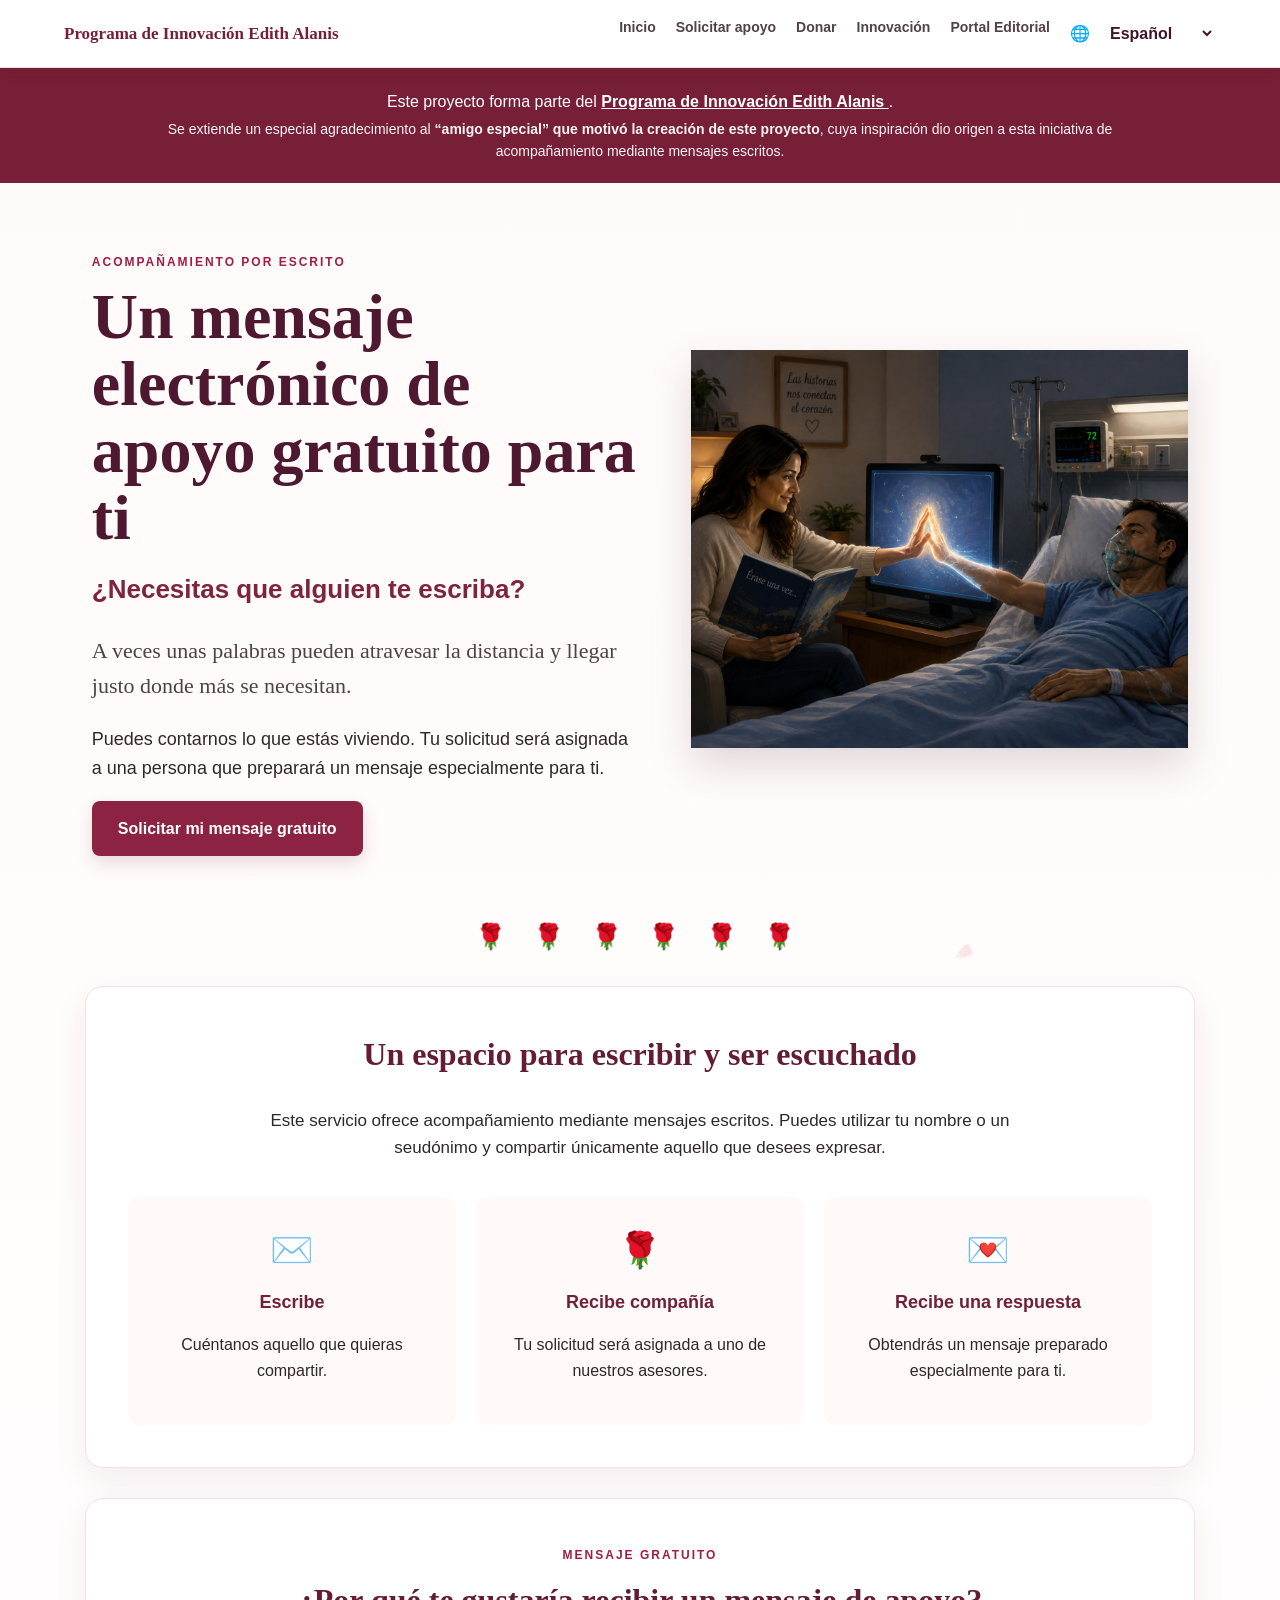
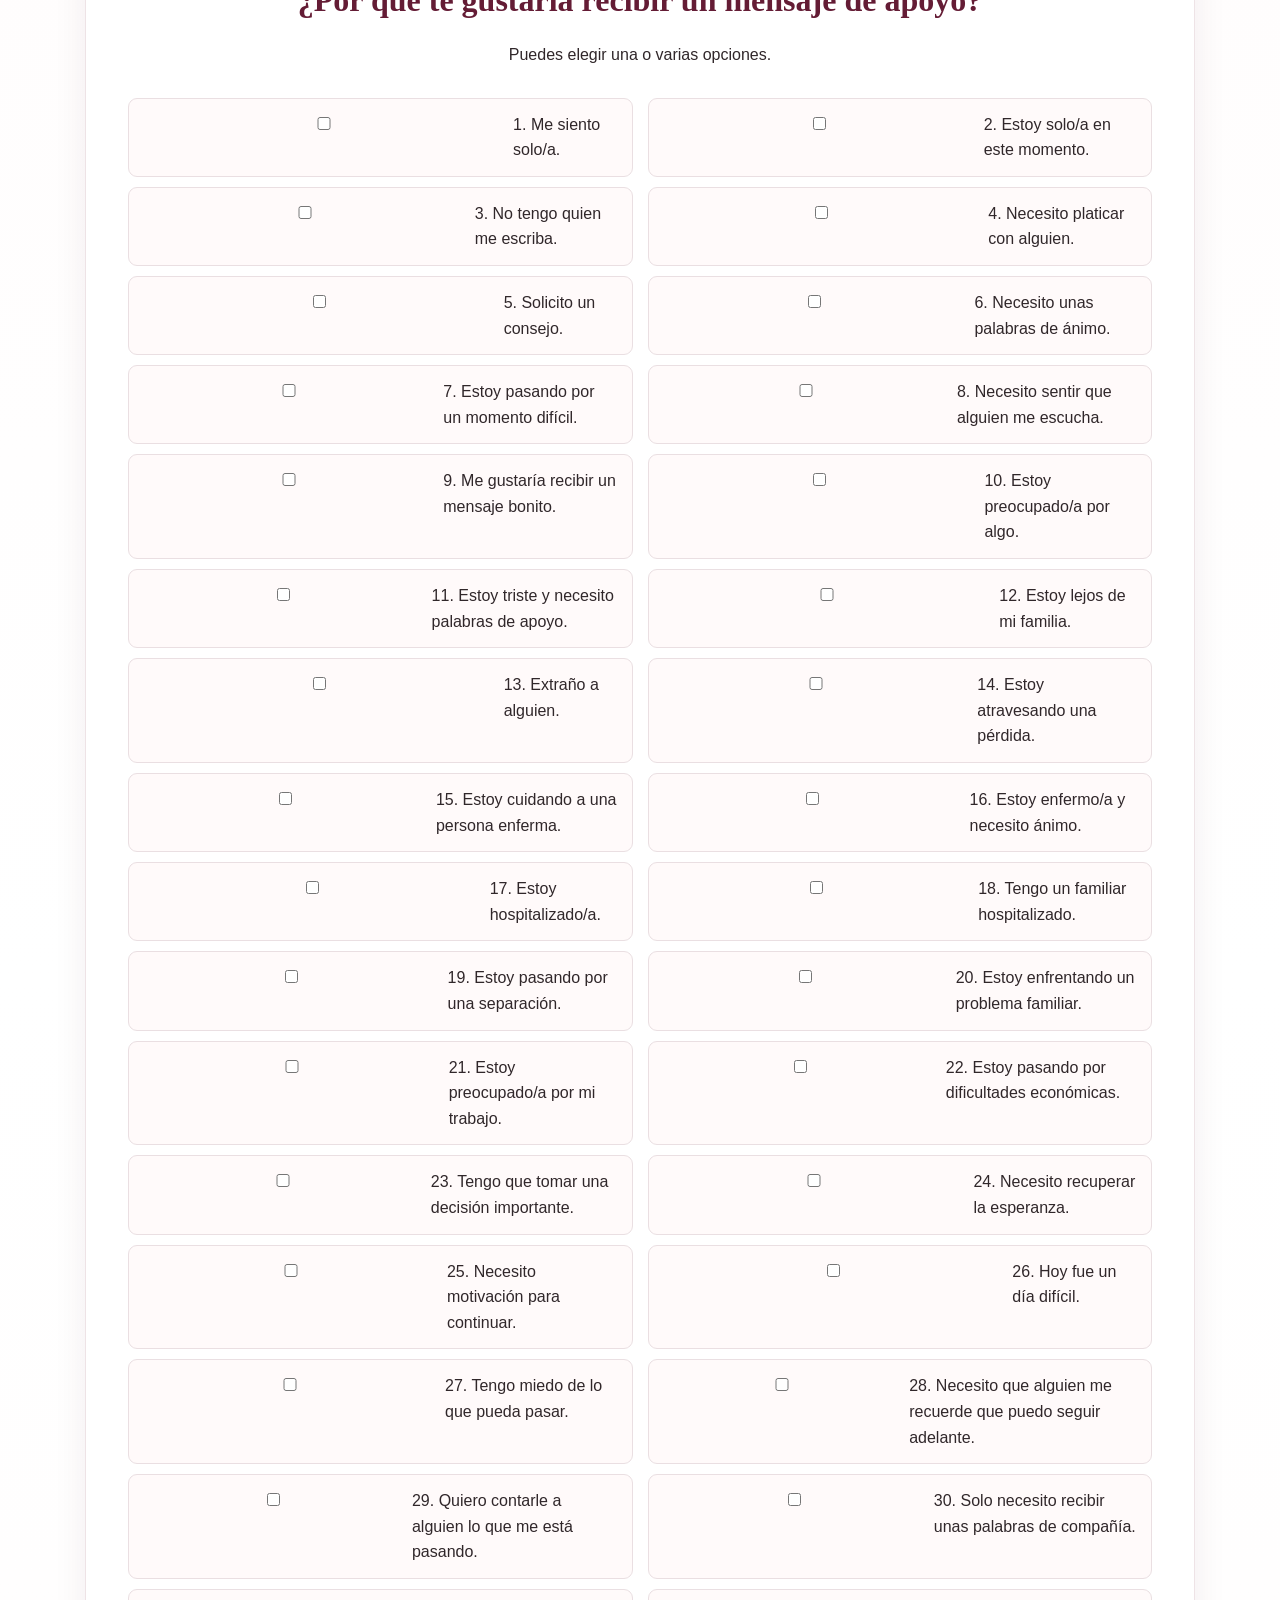
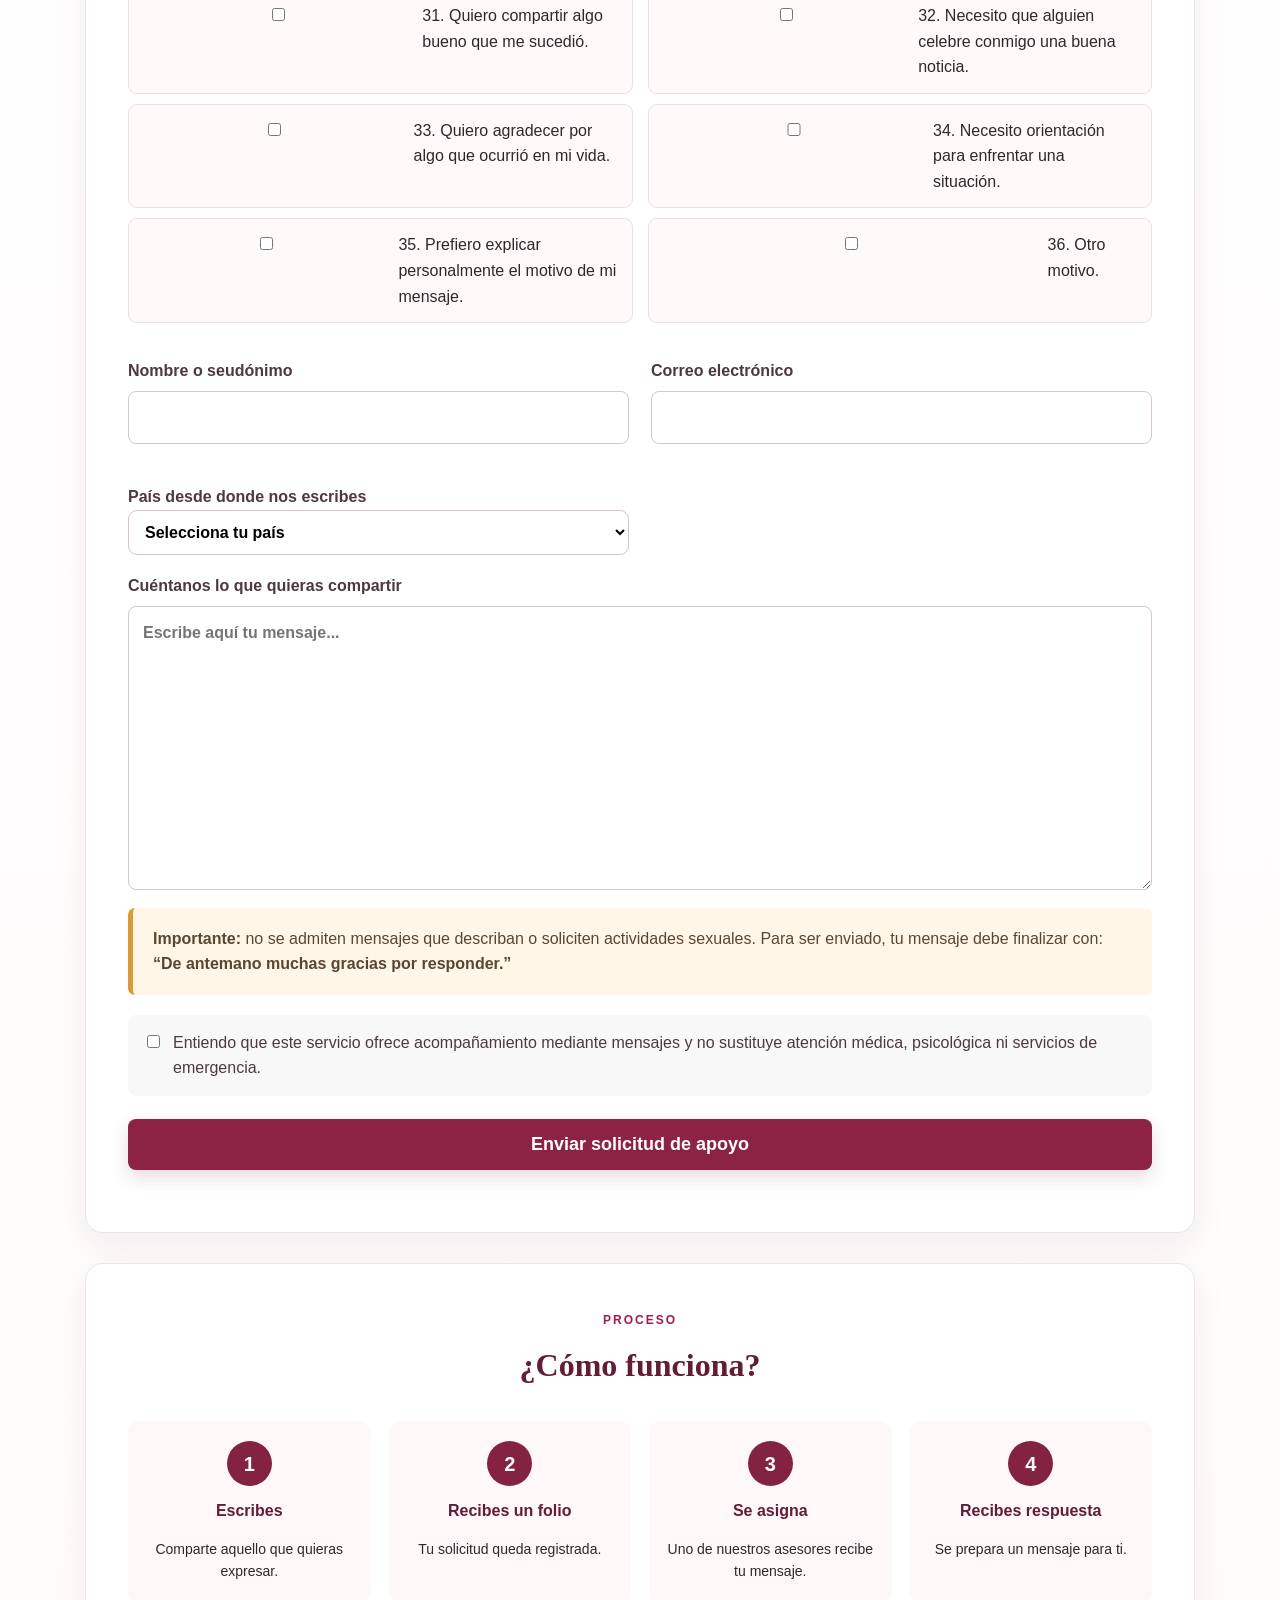
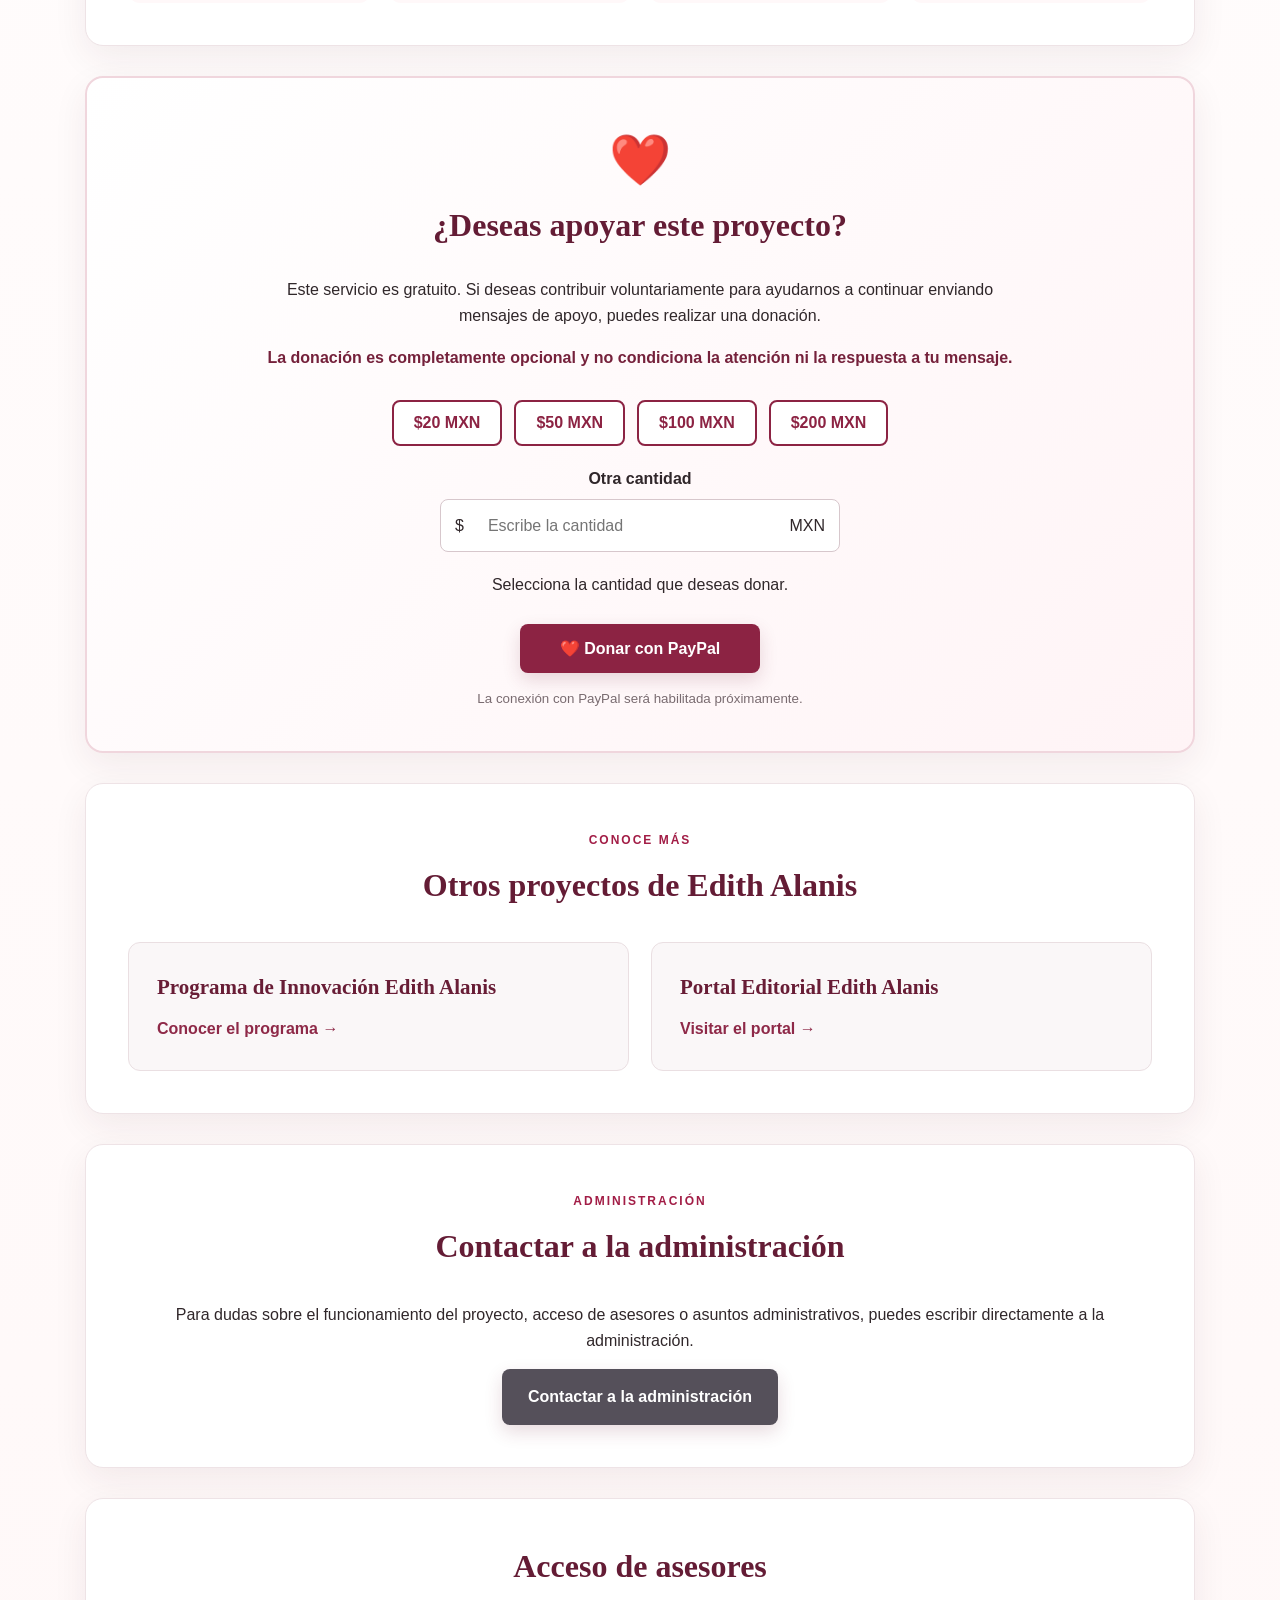
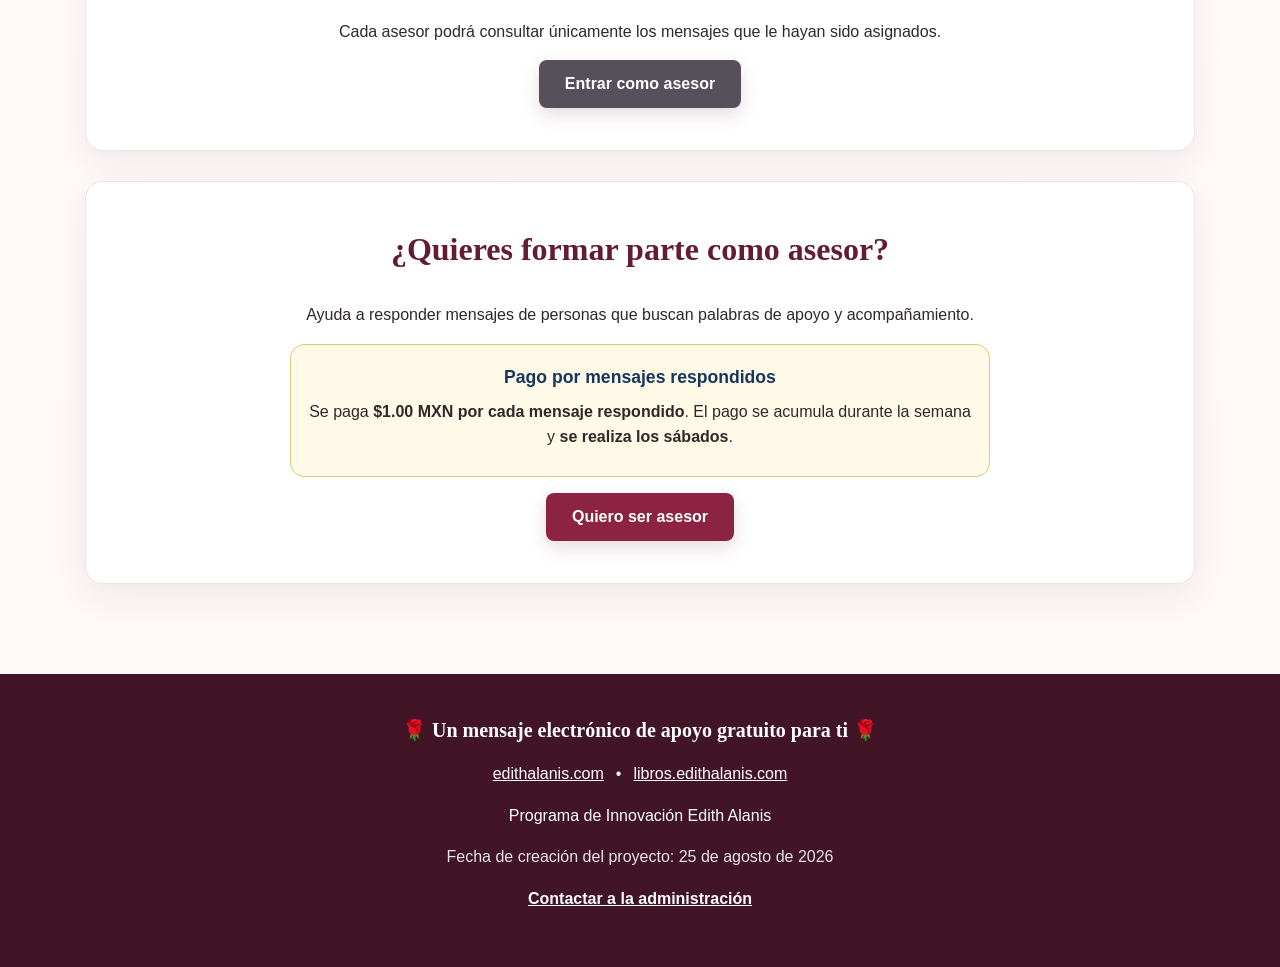
<file: index.html>
<!doctype html>
<html lang="es">
<head>
  <meta charset="utf-8">
  <meta name="viewport" content="width=device-width,initial-scale=1">
  <title>Un mensaje electrónico de apoyo gratuito para ti</title>
  <link rel="stylesheet" href="styles.css">
</head>

<body>

<div id="petalos"></div>

<nav class="topbar">
  <div class="marca">Programa de Innovación Edith Alanis</div>

  <div class="navlinks">
    <a href="#inicio" data-i18n="nav_inicio">Inicio</a>
    <a href="#form" data-i18n="nav_apoyo">Solicitar apoyo</a>
    <a href="#donar" data-i18n="nav_donar">Donar</a>
    <a href="https://edithalanis.com" target="_blank">Innovación</a>
    <a href="https://libros.edithalanis.com" target="_blank">Portal Editorial</a>
    <label class="lang-control" aria-label="Idioma"><span>🌐</span><select id="idioma"><option value="es">Español</option><option value="en">English</option><option value="fr">Français</option><option value="pt">Português</option><option value="it">Italiano</option><option value="de">Deutsch</option></select></label>
  </div>
</nav>

<section class="institucional">
  <p>
    Este proyecto forma parte del
    <a href="https://edithalanis.com" target="_blank">
      Programa de Innovación Edith Alanis
    </a>.
  </p>

  <p class="agradecimiento">
    Se extiende un especial agradecimiento al
    <strong>“amigo especial” que motivó la creación de este proyecto</strong>,
    cuya inspiración dio origen a esta iniciativa de acompañamiento
    mediante mensajes escritos.
  </p>
</section>

<header class="hero" id="inicio">

  <div class="hero-texto">

    <span class="etiqueta" data-i18n="kicker">ACOMPAÑAMIENTO POR ESCRITO</span>

    <h1 data-i18n="titulo">Un mensaje electrónico de apoyo gratuito para ti</h1>

    <h2 data-i18n="subtitulo">¿Necesitas que alguien te escriba?</h2>

    <p class="principal">
      A veces unas palabras pueden atravesar la distancia y llegar
      justo donde más se necesitan.
    </p>

    <p>
      Puedes contarnos lo que estás viviendo. Tu solicitud será
      asignada a una persona que preparará un mensaje especialmente para ti.
    </p>

    <a href="#form" class="btn" data-i18n="cta">Solicitar mi mensaje gratuito</a>

  </div>

  <div class="hero-imagen">
    <img src="imagen_apoyo.png" alt="Mensaje de apoyo">
  </div>

</header>

<main>

  <div class="rosas">🌹 🌹 🌹 🌹 🌹 🌹</div>

  <section class="presentacion card">

    <h2 data-i18n="espacio_titulo">Un espacio para escribir y ser escuchado</h2>

    <p>
      Este servicio ofrece acompañamiento mediante mensajes escritos.
      Puedes utilizar tu nombre o un seudónimo y compartir únicamente
      aquello que desees expresar.
    </p>

    <div class="beneficios">

      <div>
        <span>✉️</span>
        <strong>Escribe</strong>
        <p>Cuéntanos aquello que quieras compartir.</p>
      </div>

      <div>
        <span>🌹</span>
        <strong>Recibe compañía</strong>
        <p>Tu solicitud será asignada a uno de nuestros asesores.</p>
      </div>

      <div>
        <span>💌</span>
        <strong>Recibe una respuesta</strong>
        <p>Obtendrás un mensaje preparado especialmente para ti.</p>
      </div>

    </div>

  </section>

  <section id="form" class="card formulario-card">

    <div class="encabezado-seccion">
      <span>MENSAJE GRATUITO</span>
      <h2 data-i18n="motivos_titulo">¿Por qué te gustaría recibir un mensaje de apoyo?</h2>
      <p data-i18n="motivos_intro">Puedes elegir una o varias opciones.</p>
    </div>

    <div class="choices">

      <label class="choice">
        <input type="checkbox" name="motivo" value="Me siento solo/a.">
        <span>1. Me siento solo/a.</span>
      </label>

      <label class="choice">
        <input type="checkbox" name="motivo" value="Estoy solo/a en este momento.">
        <span>2. Estoy solo/a en este momento.</span>
      </label>

      <label class="choice">
        <input type="checkbox" name="motivo" value="No tengo quien me escriba.">
        <span>3. No tengo quien me escriba.</span>
      </label>

      <label class="choice">
        <input type="checkbox" name="motivo" value="Necesito platicar con alguien.">
        <span>4. Necesito platicar con alguien.</span>
      </label>

      <label class="choice">
        <input type="checkbox" name="motivo" value="Solicito un consejo.">
        <span>5. Solicito un consejo.</span>
      </label>

      <label class="choice">
        <input type="checkbox" name="motivo" value="Necesito unas palabras de ánimo.">
        <span>6. Necesito unas palabras de ánimo.</span>
      </label>

      <label class="choice">
        <input type="checkbox" name="motivo" value="Estoy pasando por un momento difícil.">
        <span>7. Estoy pasando por un momento difícil.</span>
      </label>

      <label class="choice">
        <input type="checkbox" name="motivo" value="Necesito sentir que alguien me escucha.">
        <span>8. Necesito sentir que alguien me escucha.</span>
      </label>

      <label class="choice">
        <input type="checkbox" name="motivo" value="Me gustaría recibir un mensaje bonito.">
        <span>9. Me gustaría recibir un mensaje bonito.</span>
      </label>

      <label class="choice">
        <input type="checkbox" name="motivo" value="Estoy preocupado/a por algo.">
        <span>10. Estoy preocupado/a por algo.</span>
      </label>

      <label class="choice">
        <input type="checkbox" name="motivo" value="Estoy triste y necesito palabras de apoyo.">
        <span>11. Estoy triste y necesito palabras de apoyo.</span>
      </label>

      <label class="choice">
        <input type="checkbox" name="motivo" value="Estoy lejos de mi familia.">
        <span>12. Estoy lejos de mi familia.</span>
      </label>

      <label class="choice">
        <input type="checkbox" name="motivo" value="Extraño a alguien.">
        <span>13. Extraño a alguien.</span>
      </label>

      <label class="choice">
        <input type="checkbox" name="motivo" value="Estoy atravesando una pérdida.">
        <span>14. Estoy atravesando una pérdida.</span>
      </label>

      <label class="choice">
        <input type="checkbox" name="motivo" value="Estoy cuidando a una persona enferma.">
        <span>15. Estoy cuidando a una persona enferma.</span>
      </label>

      <label class="choice">
        <input type="checkbox" name="motivo" value="Estoy enfermo/a y necesito ánimo.">
        <span>16. Estoy enfermo/a y necesito ánimo.</span>
      </label>

      <label class="choice">
        <input type="checkbox" name="motivo" value="Estoy hospitalizado/a.">
        <span>17. Estoy hospitalizado/a.</span>
      </label>

      <label class="choice">
        <input type="checkbox" name="motivo" value="Tengo un familiar hospitalizado.">
        <span>18. Tengo un familiar hospitalizado.</span>
      </label>

      <label class="choice">
        <input type="checkbox" name="motivo" value="Estoy pasando por una separación.">
        <span>19. Estoy pasando por una separación.</span>
      </label>

      <label class="choice">
        <input type="checkbox" name="motivo" value="Estoy enfrentando un problema familiar.">
        <span>20. Estoy enfrentando un problema familiar.</span>
      </label>

      <label class="choice">
        <input type="checkbox" name="motivo" value="Estoy preocupado/a por mi trabajo.">
        <span>21. Estoy preocupado/a por mi trabajo.</span>
      </label>

      <label class="choice">
        <input type="checkbox" name="motivo" value="Estoy pasando por dificultades económicas.">
        <span>22. Estoy pasando por dificultades económicas.</span>
      </label>

      <label class="choice">
        <input type="checkbox" name="motivo" value="Tengo que tomar una decisión importante.">
        <span>23. Tengo que tomar una decisión importante.</span>
      </label>

      <label class="choice">
        <input type="checkbox" name="motivo" value="Necesito recuperar la esperanza.">
        <span>24. Necesito recuperar la esperanza.</span>
      </label>

      <label class="choice">
        <input type="checkbox" name="motivo" value="Necesito motivación para continuar.">
        <span>25. Necesito motivación para continuar.</span>
      </label>

      <label class="choice">
        <input type="checkbox" name="motivo" value="Hoy fue un día difícil.">
        <span>26. Hoy fue un día difícil.</span>
      </label>

      <label class="choice">
        <input type="checkbox" name="motivo" value="Tengo miedo de lo que pueda pasar.">
        <span>27. Tengo miedo de lo que pueda pasar.</span>
      </label>

      <label class="choice">
        <input type="checkbox" name="motivo" value="Necesito que alguien me recuerde que puedo seguir adelante.">
        <span>28. Necesito que alguien me recuerde que puedo seguir adelante.</span>
      </label>

      <label class="choice">
        <input type="checkbox" name="motivo" value="Quiero contarle a alguien lo que me está pasando.">
        <span>29. Quiero contarle a alguien lo que me está pasando.</span>
      </label>

      <label class="choice">
        <input type="checkbox" name="motivo" value="Solo necesito recibir unas palabras de compañía.">
        <span>30. Solo necesito recibir unas palabras de compañía.</span>
      </label>

      <label class="choice">
        <input type="checkbox" name="motivo" value="Quiero compartir algo bueno que me sucedió.">
        <span>31. Quiero compartir algo bueno que me sucedió.</span>
      </label>

      <label class="choice">
        <input type="checkbox" name="motivo" value="Necesito que alguien celebre conmigo una buena noticia.">
        <span>32. Necesito que alguien celebre conmigo una buena noticia.</span>
      </label>

      <label class="choice">
        <input type="checkbox" name="motivo" value="Quiero agradecer por algo que ocurrió en mi vida.">
        <span>33. Quiero agradecer por algo que ocurrió en mi vida.</span>
      </label>

      <label class="choice">
        <input type="checkbox" name="motivo" value="Necesito orientación para enfrentar una situación.">
        <span>34. Necesito orientación para enfrentar una situación.</span>
      </label>

      <label class="choice">
        <input type="checkbox" name="motivo" value="Prefiero explicar personalmente el motivo de mi mensaje.">
        <span>35. Prefiero explicar personalmente el motivo de mi mensaje.</span>
      </label>

      <label class="choice">
        <input type="checkbox" name="motivo" value="Otro motivo.">
        <span>36. Otro motivo.</span>
      </label>

    </div>

    <form id="f">

      <div class="grid">

        <label>
          <span data-i18n="nombre_label">Nombre o seudónimo</span>
          <input id="nombre" required>
        </label>

        <label>
          <span data-i18n="correo_label">Correo electrónico</span>
          <input id="correo" type="email" required>
        </label>

        <label>
          <span data-i18n="pais_label">País desde donde nos escribes</span>
          <select id="pais" required><option value="">Selecciona tu país</option></select>
        </label>

      </div>

      <label>
        <span data-i18n="mensaje_label">Cuéntanos lo que quieras compartir</span>
        <textarea
          id="mensaje"
          rows="10"
          maxlength="5000"
          required
          placeholder="Escribe aquí tu mensaje..."
        ></textarea>
      </label>

      <div class="aviso">
        <strong>Importante:</strong>
        no se admiten mensajes que describan o soliciten actividades sexuales.
        Para ser enviado, tu mensaje debe finalizar con:
        <strong>“De antemano muchas gracias por responder.”</strong>
      </div>

      <label class="acepto">
        <input type="checkbox" required>
        <span>
          Entiendo que este servicio ofrece acompañamiento mediante mensajes
          y no sustituye atención médica, psicológica ni servicios de emergencia.
        </span>
      </label>

      <button class="btn btn-enviar" type="submit" data-i18n="enviar">Enviar solicitud de apoyo</button>

      <p id="estado"></p>

    </form>

  </section>

  <section class="card">

    <div class="encabezado-seccion">
      <span>PROCESO</span>
      <h2 data-i18n="proceso_titulo">¿Cómo funciona?</h2>
    </div>

    <div class="steps">

      <div>
        <b>1</b>
        <strong>Escribes</strong>
        <p>Comparte aquello que quieras expresar.</p>
      </div>

      <div>
        <b>2</b>
        <strong>Recibes un folio</strong>
        <p>Tu solicitud queda registrada.</p>
      </div>

      <div>
        <b>3</b>
        <strong>Se asigna</strong>
        <p>Uno de nuestros asesores recibe tu mensaje.</p>
      </div>

      <div>
        <b>4</b>
        <strong>Recibes respuesta</strong>
        <p>Se prepara un mensaje para ti.</p>
      </div>

    </div>

  </section>

  <section id="donar" class="card donar">

    <div class="corazon">❤️</div>

    <h2>¿Deseas apoyar este proyecto?</h2>

    <p>
      Este servicio es gratuito. Si deseas contribuir voluntariamente
      para ayudarnos a continuar enviando mensajes de apoyo,
      puedes realizar una donación.
    </p>

    <p class="donacion-aclaracion">
      La donación es completamente opcional y no condiciona
      la atención ni la respuesta a tu mensaje.
    </p>

    <div class="montos">

      <button type="button" class="monto" data-monto="20">$20 MXN</button>

      <button type="button" class="monto" data-monto="50">$50 MXN</button>

      <button type="button" class="monto" data-monto="100">$100 MXN</button>

      <button type="button" class="monto" data-monto="200">$200 MXN</button>

    </div>

    <div class="otra-cantidad">

      <label for="donacionOtro">Otra cantidad</label>

      <div class="cantidad-input">
        <span>$</span>
        <input
          id="donacionOtro"
          type="number"
          min="1"
          step="1"
          placeholder="Escribe la cantidad"
        >
        <span>MXN</span>
      </div>

    </div>

    <p id="montoSeleccionado">
      Selecciona la cantidad que deseas donar.
    </p>

    <button type="button" class="btn paypal" id="btnDonar">
      ❤️ Donar con PayPal
    </button>

    <small>
      La conexión con PayPal será habilitada próximamente.
    </small>

  </section>

  <section class="card enlaces">

    <div class="encabezado-seccion">
      <span>CONOCE MÁS</span>
      <h2>Otros proyectos de Edith Alanis</h2>
    </div>

    <div class="enlaces-grid">

      <a
        href="https://edithalanis.com"
        target="_blank"
        class="enlace-proyecto"
      >
        <strong>Programa de Innovación Edith Alanis</strong>
        <span>Conocer el programa →</span>
      </a>

      <a
        href="https://libros.edithalanis.com"
        target="_blank"
        class="enlace-proyecto"
      >
        <strong>Portal Editorial Edith Alanis</strong>
        <span>Visitar el portal →</span>
      </a>

    </div>

  </section>


  <section class="card admin-contact-card" id="contactar-administracion">
    <div class="encabezado-seccion"><span data-i18n="admin_kicker">ADMINISTRACIÓN</span><h2 data-i18n="admin_titulo">Contactar a la administración</h2></div>
    <p data-i18n="admin_texto">Para dudas sobre el funcionamiento del proyecto, acceso de asesores o asuntos administrativos, puedes escribir directamente a la administración.</p>
    <a class="btn secondary" href="mailto:prosecogdl@gmail.com?subject=Contacto%20desde%20apoyo.edithalanis.com" data-i18n="admin_boton">Contactar a la administración</a>
  </section>

  <section class="card asesor-card">

    <h2 data-i18n="asesor_acceso">Acceso de asesores</h2>

    <p>
      Cada asesor podrá consultar únicamente los mensajes
      que le hayan sido asignados.
    </p>

    <button
      class="btn secondary"
      onclick="location.href='asesor.html'"
    >
      <span data-i18n="asesor_entrar">Entrar como asesor</span>
    </button>

  </section>


  <section class="card asesor-card reclutamiento-card" id="quiero-ser-asesor">
    <h2 data-i18n="quiero_asesor_titulo">¿Quieres formar parte como asesor?</h2>
    <p>Ayuda a responder mensajes de personas que buscan palabras de apoyo y acompañamiento.</p>
    <div class="asesor-condiciones">
      <strong>Pago por mensajes respondidos</strong>
      <p>Se paga <b>$1.00 MXN por cada mensaje respondido</b>. El pago se acumula durante la semana y <b>se realiza los sábados</b>.</p>
    </div>
    <button class="btn" onclick="location.href='quiero-ser-asesor.html'"><span data-i18n="quiero_asesor_btn">Quiero ser asesor</span></button>
  </section>
</main>

<footer>

  <div class="footer-titulo">
    🌹 Un mensaje electrónico de apoyo gratuito para ti 🌹
  </div>

  <div class="footer-links">

    <a href="https://edithalanis.com" target="_blank">
      edithalanis.com
    </a>

    <span>•</span>

    <a href="https://libros.edithalanis.com" target="_blank">
      libros.edithalanis.com
    </a>

  </div>

  <p>Programa de Innovación Edith Alanis</p>
  <p class="creation-date" data-i18n="creacion">Fecha de creación del proyecto: 25 de agosto de 2026</p>
  <p><a href="mailto:prosecogdl@gmail.com?subject=Contacto%20desde%20apoyo.edithalanis.com" class="footer-admin" data-i18n="admin_boton">Contactar a la administración</a></p>

</footer>

<script src="i18n.js"></script>
<script src="app.js"></script>

</body>
</html>
</file>
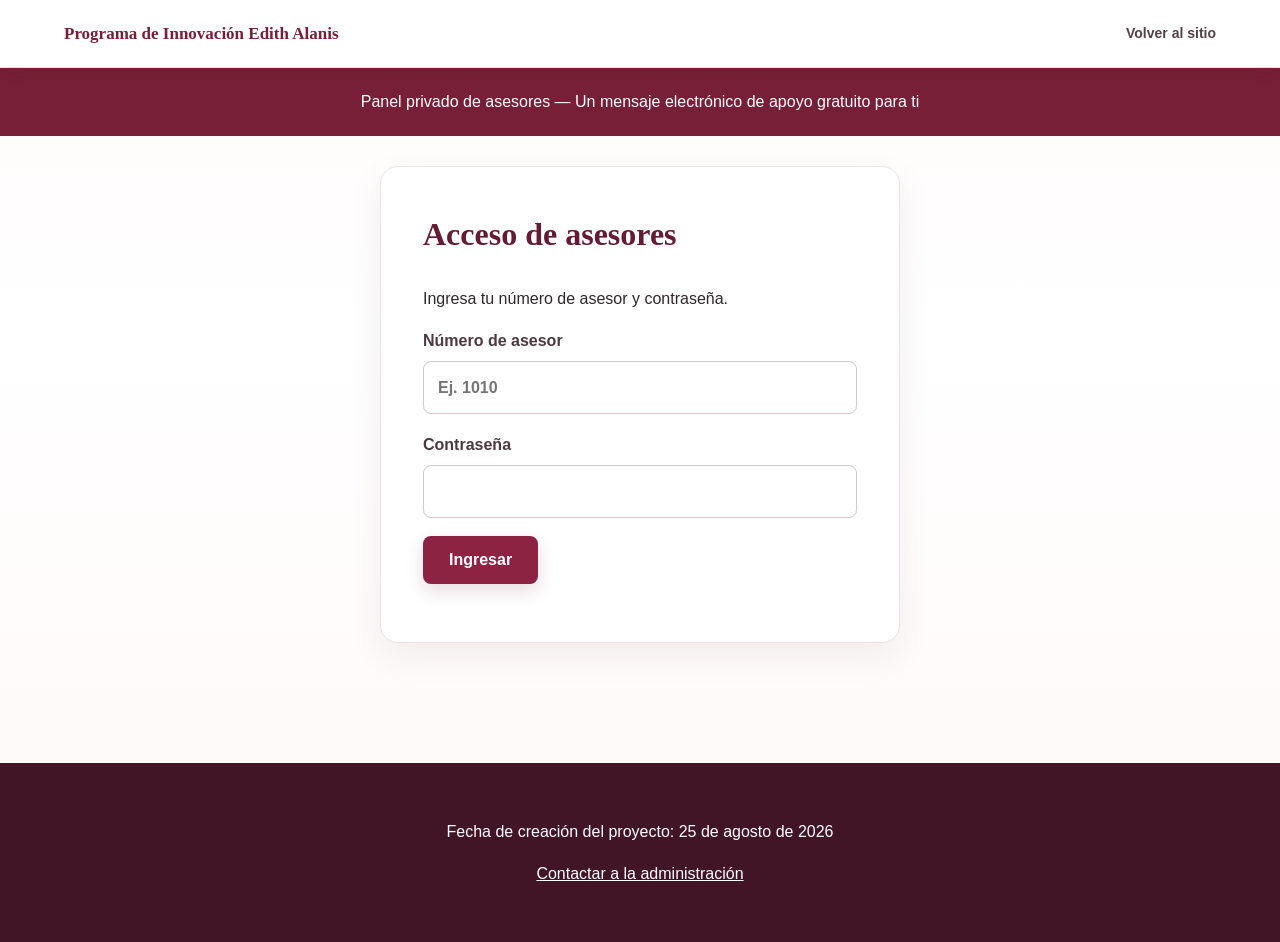
<file: asesor.html>
<!doctype html><html lang="es"><head><meta charset="utf-8"><meta name="viewport" content="width=device-width,initial-scale=1"><title>Acceso de asesores | Apoyo Edith Alanis</title><link rel="stylesheet" href="styles.css"><link rel="stylesheet" href="asesor.css"></head><body>
<nav class="topbar"><div class="marca">Programa de Innovación Edith Alanis</div><div class="navlinks"><a href="index.html">Volver al sitio</a></div></nav>
<section class="institucional"><p>Panel privado de asesores — Un mensaje electrónico de apoyo gratuito para ti</p></section>
<main class="panel-wrap">
<section id="loginCard" class="card login-card"><h2>Acceso de asesores</h2><p>Ingresa tu número de asesor y contraseña.</p><form id="loginForm"><label>Número de asesor<input id="loginNumero" inputmode="numeric" required placeholder="Ej. 1010"></label><label>Contraseña<input id="loginPassword" type="password" required></label><button class="btn" type="submit">Ingresar</button><p id="loginEstado"></p></form></section>
<section id="panel" class="hidden"><div class="panel-head card"><div><span class="etiqueta">PANEL PRIVADO</span><h2 id="bienvenida">Asesor</h2><p id="rolTexto"></p></div><button id="logout" class="btn secondary">Cerrar sesión</button></div>
<div id="primerIngreso" class="card hidden"><h2>Configura tu cuenta</h2><p>Por seguridad, cambia tu contraseña inicial y registra cómo deseas recibir tus pagos.</p><form id="setupForm"><div class="grid"><label>Nueva contraseña<input id="newPassword" type="password" minlength="8" required></label><label>Confirmar contraseña<input id="confirmPassword" type="password" minlength="8" required></label></div><div id="paymentFields"></div><button class="btn" type="submit">Guardar y continuar</button><p id="setupEstado"></p></form></div>
<div id="normalPanel" class="hidden"><div class="dashboard-tabs"><button data-tab="mensajes" class="tab active">Mensajes <span id="pendientesBadge" class="pending-badge hidden">0</span></button><button data-tab="pagos" class="tab">Pagos</button><button data-tab="cuenta" class="tab">Mi cuenta</button><button data-admin-tab="asesores" class="tab admin-only hidden">Administrar asesores</button><button data-admin-tab="solicitudes" class="tab admin-only hidden">Solicitudes para ser asesor</button><button data-admin-tab="todos" class="tab admin-only hidden">Todos los mensajes</button><button data-admin-tab="papelera" class="tab admin-only hidden">Papelera</button><button data-admin-tab="estadisticas" class="tab admin-only hidden">Estadísticas</button></div>
<section id="tab-mensajes" class="card tabview"><h2>Mensajes asignados</h2><div id="mensajes"></div></section>
<section id="tab-pagos" class="card tabview hidden"><h2 id="pagosTitulo">Mis pagos</h2><div id="pagos"></div></section>
<section id="tab-cuenta" class="card tabview hidden"><h2>Mi cuenta</h2><form id="passwordForm"><label>Nueva contraseña<input id="passwordNueva" type="password" minlength="8" required></label><button class="btn" type="submit">Cambiar contraseña</button><p id="passwordEstado"></p></form><hr><h3>Datos para recibir pagos</h3><form id="paymentForm"><div id="paymentFields2"></div><button class="btn" type="submit">Guardar datos de pago</button><p id="paymentEstado"></p></form></section>
<section id="tab-asesores" class="card tabview hidden"><h2>Administración de asesores</h2><p>Solo la cuenta 1000 puede ver esta sección.</p><div id="asesoresAdmin"></div></section><section id="tab-solicitudes" class="card tabview hidden"><h2>Solicitudes para ser asesor</h2><p>Revisa las personas interesadas. Al aceptar una solicitud, el sistema asignará el siguiente número de asesor disponible entre 1010 y 1200.</p><div id="solicitudesAsesor"></div></section>
<section id="tab-todos" class="card tabview hidden"><h2>Todos los mensajes</h2><p>Vista exclusiva de la Administradora 1000. Puedes revisar, reasignar, cambiar el estado o enviar mensajes a la Papelera.</p><div id="todosMensajes"></div></section><section id="tab-papelera" class="card tabview hidden"><h2>Papelera</h2><p class="trash-note">Los mensajes enviados aquí pueden restaurarse o eliminarse definitivamente.</p><div id="papeleraMensajes"></div></section><section id="tab-estadisticas" class="card tabview hidden"><h2>Estadísticas</h2><p>Mensajes recibidos por mes y por país.</p><div id="estadisticas"></div></section>
</div></section></main><footer><p>Fecha de creación del proyecto: 25 de agosto de 2026</p><p><a href="mailto:prosecogdl@gmail.com?subject=Administración%20apoyo.edithalanis.com">Contactar a la administración</a></p></footer><script src="asesor.js"></script></body></html>
</file>
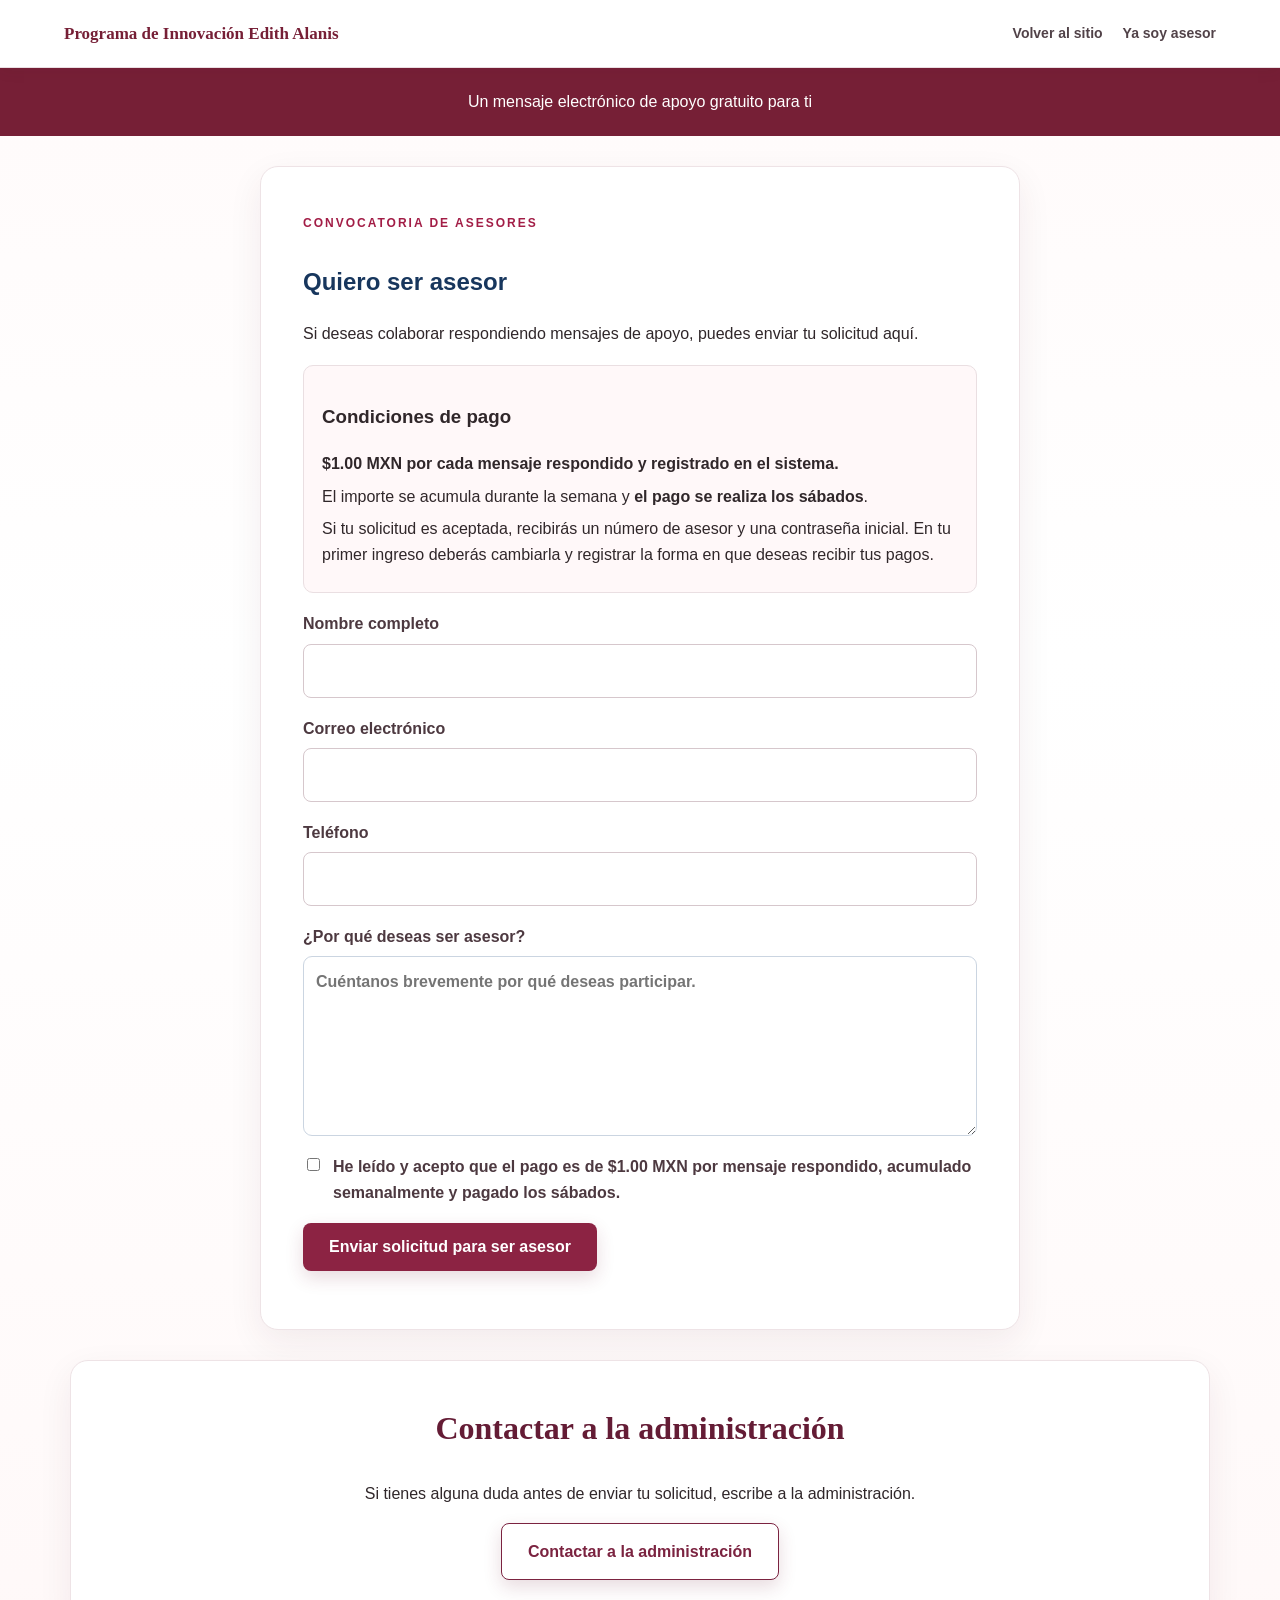
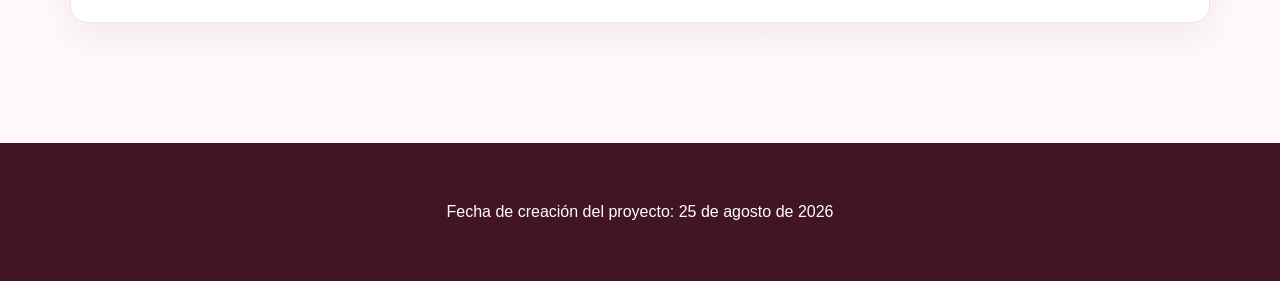
<file: quiero-ser-asesor.html>
<!doctype html><html lang="es"><head><meta charset="utf-8"><meta name="viewport" content="width=device-width,initial-scale=1"><title>Quiero ser asesor | Apoyo Edith Alanis</title><link rel="stylesheet" href="styles.css"><link rel="stylesheet" href="asesor.css"></head><body>
<nav class="topbar"><div class="marca">Programa de Innovación Edith Alanis</div><div class="navlinks"><a href="index.html">Volver al sitio</a><a href="asesor.html">Ya soy asesor</a></div></nav>
<section class="institucional"><p>Un mensaje electrónico de apoyo gratuito para ti</p></section>
<main class="panel-wrap"><section class="card login-card solicitud-asesor"><span class="etiqueta">CONVOCATORIA DE ASESORES</span><h1>Quiero ser asesor</h1><p>Si deseas colaborar respondiendo mensajes de apoyo, puedes enviar tu solicitud aquí.</p>
<div class="paybox condiciones-claras"><h3>Condiciones de pago</h3><p><b>$1.00 MXN por cada mensaje respondido y registrado en el sistema.</b></p><p>El importe se acumula durante la semana y <b>el pago se realiza los sábados</b>.</p><p>Si tu solicitud es aceptada, recibirás un número de asesor y una contraseña inicial. En tu primer ingreso deberás cambiarla y registrar la forma en que deseas recibir tus pagos.</p></div>
<form id="solicitudAsesorForm"><label>Nombre completo<input id="saNombre" required maxlength="120"></label><label>Correo electrónico<input id="saCorreo" type="email" required maxlength="160"></label><label>Teléfono<input id="saTelefono" type="tel" maxlength="30"></label><label>¿Por qué deseas ser asesor?<textarea id="saMotivo" required maxlength="1200" rows="6" placeholder="Cuéntanos brevemente por qué deseas participar."></textarea></label><label class="checkline"><input id="saAcepta" type="checkbox" required> <span>He leído y acepto que el pago es de $1.00 MXN por mensaje respondido, acumulado semanalmente y pagado los sábados.</span></label><button class="btn" type="submit">Enviar solicitud para ser asesor</button><p id="saEstado"></p></form></section><section class="card admin-contact-card"><h2>Contactar a la administración</h2><p>Si tienes alguna duda antes de enviar tu solicitud, escribe a la administración.</p><a class="btn secondary" href="mailto:prosecogdl@gmail.com?subject=Consulta%20para%20ser%20asesor">Contactar a la administración</a></section></main><footer><p>Fecha de creación del proyecto: 25 de agosto de 2026</p></footer><script src="solicitar-asesor.js"></script></body></html>
</file>
<file: styles.css>
* {
  box-sizing: border-box;
}

html {
  scroll-behavior: smooth;
}

body {
  margin: 0;
  font-family: Arial, Helvetica, sans-serif;
  background:
    linear-gradient(180deg, #fffafa 0%, #fff 35%, #fff7f7 100%);
  color: #30272a;
  line-height: 1.6;
}

a {
  color: inherit;
}

.topbar {
  position: sticky;
  top: 0;
  z-index: 100;
  min-height: 68px;
  padding: 12px 5%;
  background: rgba(255,255,255,.97);
  border-bottom: 1px solid #eadfe2;
  display: flex;
  align-items: center;
  justify-content: space-between;
  gap: 25px;
  box-shadow: 0 3px 15px rgba(70,30,40,.06);
}

.marca {
  font-family: Georgia, serif;
  font-weight: bold;
  color: #761f36;
  font-size: 17px;
}

.navlinks {
  display: flex;
  flex-wrap: wrap;
  gap: 20px;
}

.navlinks a {
  text-decoration: none;
  font-size: 14px;
  font-weight: bold;
  color: #514248;
}

.navlinks a:hover {
  color: #a41e45;
}

.institucional {
  text-align: center;
  padding: 18px 8%;
  background: #761f36;
  color: white;
}

.institucional p {
  max-width: 1050px;
  margin: 3px auto;
}

.institucional a {
  color: white;
  font-weight: bold;
}

.agradecimiento {
  font-size: 14px;
  opacity: .95;
}

.hero {
  max-width: 1250px;
  min-height: 590px;
  margin: auto;
  padding: 65px 6% 50px;
  display: grid;
  grid-template-columns: 1.05fr .95fr;
  align-items: center;
  gap: 50px;
}

.etiqueta,
.encabezado-seccion > span {
  display: inline-block;
  letter-spacing: 2px;
  font-size: 12px;
  font-weight: bold;
  color: #a21d46;
  margin-bottom: 10px;
}

.hero h1 {
  margin: 0 0 18px;
  font-family: Georgia, "Times New Roman", serif;
  font-size: clamp(40px, 5vw, 68px);
  line-height: 1.05;
  color: #4d1830;
}

.hero h2 {
  font-size: 26px;
  margin: 5px 0 15px;
  color: #7e2440;
}

.hero p {
  font-size: 18px;
  max-width: 670px;
}

.hero .principal {
  font-family: Georgia, serif;
  font-size: 22px;
  color: #514146;
}

.hero-imagen img {
  width: 100%;
  max-height: 500px;
  object-fit: contain;
  filter: drop-shadow(0 18px 20px rgba(67,25,36,.16));
}

.btn {
  display: inline-block;
  border: none;
  border-radius: 8px;
  background: #8c2343;
  color: white;
  font-size: 16px;
  font-weight: bold;
  padding: 15px 26px;
  text-decoration: none;
  cursor: pointer;
  transition: .2s;
  box-shadow: 0 7px 18px rgba(110,28,53,.16);
}

.btn:hover {
  transform: translateY(-2px);
  background: #701a35;
}

main {
  max-width: 1150px;
  margin: auto;
  padding: 0 20px 60px;
}

.rosas {
  text-align: center;
  font-size: 25px;
  letter-spacing: 10px;
  margin: 10px 0 25px;
}

.card {
  margin: 30px auto;
  padding: 42px;
  border-radius: 18px;
  background: white;
  border: 1px solid #eee3e6;
  box-shadow: 0 12px 35px rgba(70,35,45,.07);
}

.card h2 {
  font-family: Georgia, serif;
  color: #641c35;
  font-size: 32px;
  margin-top: 0;
}

.presentacion {
  text-align: center;
}

.presentacion > p {
  max-width: 820px;
  margin: 0 auto 35px;
  font-size: 17px;
}

.beneficios {
  display: grid;
  grid-template-columns: repeat(3,1fr);
  gap: 20px;
}

.beneficios > div {
  padding: 25px 18px;
  background: #fff9fa;
  border-radius: 12px;
}

.beneficios span {
  font-size: 35px;
  display: block;
  margin-bottom: 10px;
}

.beneficios strong {
  display: block;
  color: #70203a;
  font-size: 18px;
}

.encabezado-seccion {
  text-align: center;
  margin-bottom: 30px;
}

.encabezado-seccion h2 {
  margin-bottom: 5px;
}

.choices {
  display: grid;
  grid-template-columns: repeat(2,1fr);
  gap: 10px 15px;
  margin-bottom: 35px;
}

.choice {
  display: flex;
  align-items: flex-start;
  gap: 10px;
  min-height: 55px;
  padding: 13px 15px;
  border: 1px solid #eadfe2;
  border-radius: 9px;
  background: #fffafa;
  cursor: pointer;
  transition: .15s;
}

.choice:hover {
  border-color: #bd7589;
  background: #fff4f6;
}

.choice input {
  margin-top: 5px;
}

.grid {
  display: grid;
  grid-template-columns: 1fr 1fr;
  gap: 22px;
}

form label {
  display: block;
  font-weight: bold;
  margin-bottom: 18px;
  color: #4d3940;
}

input,
textarea {
  display: block;
  width: 100%;
  margin-top: 7px;
  padding: 13px 14px;
  border: 1px solid #d6c7cc;
  border-radius: 8px;
  font: inherit;
  color: #30272a;
  background: white;
}

input:focus,
textarea:focus {
  outline: none;
  border-color: #9e2a4c;
  box-shadow: 0 0 0 3px rgba(158,42,76,.09);
}

textarea {
  resize: vertical;
}

.aviso {
  padding: 18px 20px;
  margin: 15px 0 20px;
  background: #fff6e8;
  border-left: 5px solid #d89b37;
  border-radius: 7px;
  color: #5b4630;
}

.acepto {
  display: flex !important;
  align-items: flex-start;
  gap: 10px;
  font-weight: normal !important;
  padding: 15px;
  background: #f8f8f8;
  border-radius: 8px;
}

.acepto input {
  width: auto;
  margin-top: 5px;
}

.btn-enviar {
  width: 100%;
  margin-top: 5px;
  font-size: 18px;
}

#estado {
  margin: 20px 0 0;
  padding: 0;
  font-weight: bold;
  text-align: center;
}

#estado.ok {
  padding: 16px;
  color: #176533;
  background: #ecf8ef;
  border-radius: 8px;
}

#estado.error {
  padding: 16px;
  color: #a32323;
  background: #fff0f0;
  border-radius: 8px;
}

.steps {
  display: grid;
  grid-template-columns: repeat(4,1fr);
  gap: 18px;
}

.steps > div {
  text-align: center;
  padding: 20px 15px;
  border-radius: 12px;
  background: #fff8f9;
}

.steps b {
  display: flex;
  align-items: center;
  justify-content: center;
  width: 45px;
  height: 45px;
  margin: 0 auto 12px;
  border-radius: 50%;
  background: #842341;
  color: white;
  font-size: 20px;
}

.steps strong {
  display: block;
  color: #641c35;
}

.steps p {
  font-size: 14px;
  margin-bottom: 0;
}

.donar {
  text-align: center;
  background: linear-gradient(135deg,#fff 0%,#fff4f6 100%);
  border: 2px solid #f0d6dd;
}

.corazon {
  font-size: 50px;
}

.donar > p {
  max-width: 760px;
  margin-left: auto;
  margin-right: auto;
}

.donacion-aclaracion {
  font-weight: bold;
  color: #75213b;
}

.montos {
  display: flex;
  justify-content: center;
  flex-wrap: wrap;
  gap: 12px;
  margin: 30px 0 20px;
}

.monto {
  border: 2px solid #8c2343;
  background: white;
  color: #8c2343;
  border-radius: 8px;
  padding: 12px 20px;
  font-size: 16px;
  font-weight: bold;
  cursor: pointer;
}

.monto:hover,
.monto.activo {
  background: #8c2343;
  color: white;
}

.otra-cantidad {
  max-width: 400px;
  margin: 20px auto;
}

.otra-cantidad label {
  font-weight: bold;
}

.cantidad-input {
  display: grid;
  grid-template-columns: auto 1fr auto;
  align-items: center;
  gap: 10px;
  margin-top: 7px;
  padding: 0 14px;
  background: white;
  border: 1px solid #d7c7cc;
  border-radius: 8px;
}

.cantidad-input input {
  border: none;
  margin: 0;
  box-shadow: none;
}

.paypal {
  margin-top: 10px;
  min-width: 240px;
}

.donar small {
  display: block;
  margin-top: 15px;
  color: #796b70;
}

.enlaces-grid {
  display: grid;
  grid-template-columns: 1fr 1fr;
  gap: 22px;
}

.enlace-proyecto {
  padding: 28px;
  border-radius: 12px;
  text-decoration: none;
  background: #faf7f8;
  border: 1px solid #eadfe2;
  transition: .2s;
}

.enlace-proyecto:hover {
  transform: translateY(-3px);
  border-color: #a84c68;
}

.enlace-proyecto strong {
  display: block;
  font-family: Georgia, serif;
  color: #681d36;
  font-size: 21px;
  margin-bottom: 12px;
}

.enlace-proyecto span {
  color: #8e2948;
  font-weight: bold;
}

.asesor-card {
  text-align: center;
}

.secondary {
  background: #55505a;
}

footer {
  text-align: center;
  padding: 40px 20px;
  background: #411526;
  color: white;
}

.footer-titulo {
  font-family: Georgia, serif;
  font-size: 20px;
  font-weight: bold;
}

.footer-links {
  display: flex;
  justify-content: center;
  flex-wrap: wrap;
  gap: 12px;
  margin: 15px 0;
}

.footer-links a {
  color: white;
}

.petalo {
  position: fixed;
  top: -50px;
  z-index: 3;
  pointer-events: none;
  animation-name: caer;
  animation-timing-function: linear;
  animation-fill-mode: forwards;
}

@keyframes caer {
  0% {
    transform: translate(0,-30px) rotate(0deg);
    opacity: .8;
  }

  100% {
    transform: translate(var(--x),110vh) rotate(420deg);
    opacity: .1;
  }
}

@media(max-width:850px) {

  .topbar {
    position: relative;
    flex-direction: column;
  }

  .navlinks {
    justify-content: center;
  }

  .hero {
    grid-template-columns: 1fr;
    text-align: center;
    padding-top: 45px;
  }

  .hero p {
    margin-left: auto;
    margin-right: auto;
  }

  .hero-imagen {
    order: -1;
  }

  .hero-imagen img {
    max-height: 350px;
  }

  .choices,
  .grid,
  .beneficios,
  .steps,
  .enlaces-grid {
    grid-template-columns: 1fr;
  }

  .card {
    padding: 28px 20px;
  }

}

@media(max-width:500px) {

  .hero h1 {
    font-size: 40px;
  }

  .hero h2 {
    font-size: 22px;
  }

  .navlinks {
    gap: 10px 15px;
  }

  .rosas {
    letter-spacing: 3px;
  }

}

.reclutamiento-card{text-align:center}.asesor-condiciones{max-width:700px;margin:16px auto;padding:18px;border:1px solid #e3c878;border-radius:14px;background:#fff9e8}.asesor-condiciones strong{font-size:1.1rem;color:#17365d}.asesor-condiciones p{margin:8px 0}

/* Internacionalización, país y administración */
.lang-control{display:inline-flex;align-items:center;gap:6px;color:#fff;font-weight:700}.lang-control select{padding:7px 9px;border-radius:8px;border:1px solid rgba(255,255,255,.35);background:#fff;color:#411526;font:inherit}.formulario-card select{width:100%;padding:12px;border:1px solid #d7c5cb;border-radius:9px;background:#fff;font:inherit}.admin-contact-card{text-align:center}.creation-date{opacity:.88}.footer-admin{color:white;font-weight:700}.stats-grid{display:grid;grid-template-columns:repeat(4,minmax(0,1fr));gap:12px;margin:14px 0}.stat-card{background:#fff8fa;border:1px solid #eadfe2;border-radius:12px;padding:16px}.stat-card strong{display:block;font-size:1.7rem;color:#6b1e37}.bar-row{display:grid;grid-template-columns:minmax(110px,1fr) 3fr 55px;gap:10px;align-items:center;margin:9px 0}.bar-track{height:12px;background:#eee;border-radius:999px;overflow:hidden}.bar-fill{height:100%;background:#7b2340;border-radius:999px}.admin-actions{display:flex;flex-wrap:wrap;gap:8px;margin-top:10px}.pending-badge{display:inline-block;background:#9d2b2b;color:white;border-radius:999px;padding:3px 9px;font-size:.8rem;margin-left:6px}.filters{display:flex;gap:10px;flex-wrap:wrap;margin:12px 0}.filters select,.filters input{padding:9px;border:1px solid #ddd;border-radius:8px}.trash-note{background:#fff6e8;border:1px solid #eed7a9;padding:12px;border-radius:10px}.danger-outline{background:#fff;color:#9d2b2b;border:1px solid #9d2b2b}.small-muted{font-size:.85rem;color:#74676b}@media(max-width:850px){.stats-grid{grid-template-columns:repeat(2,minmax(0,1fr))}.lang-control{width:100%;justify-content:center}.bar-row{grid-template-columns:100px 1fr 42px}}@media(max-width:500px){.stats-grid{grid-template-columns:1fr}.bar-row{grid-template-columns:85px 1fr 38px}.lang-control select{max-width:180px}}

/* Corrección de navegación/scroll */
html,body{overflow-x:hidden;overflow-y:auto!important;min-height:100%;}
</file>
<file: asesor.css>
.panel-wrap{max-width:1180px;margin:30px auto;padding:0 20px 60px}.hidden{display:none!important}.login-card{max-width:520px}.panel-head{display:flex;justify-content:space-between;align-items:center;gap:20px}.secondary{background:#fff;color:#7b2340;border:1px solid #7b2340}.dashboard-tabs{display:flex;gap:8px;flex-wrap:wrap;margin:18px 0}.tab{border:1px solid #d8c7cd;background:#fff;padding:11px 16px;border-radius:8px;cursor:pointer;font-weight:700}.tab.active{background:#7b2340;color:#fff}.case{border:1px solid #eadfe2;border-radius:12px;padding:18px;margin:14px 0;background:#fffafa}.case-head{display:flex;justify-content:space-between;gap:15px;flex-wrap:wrap}.pill{display:inline-block;padding:4px 9px;border-radius:20px;background:#f1e4e8;font-size:12px;font-weight:700}.case textarea{min-height:130px}.table-wrap{overflow:auto}table{width:100%;border-collapse:collapse}th,td{padding:10px;border-bottom:1px solid #eee;text-align:left;vertical-align:top}th{color:#6b1e37}.mini-btn{padding:7px 10px;border:0;border-radius:6px;background:#7b2340;color:#fff;cursor:pointer}.danger{background:#9d2b2b}.paybox{background:#fff8f9;border:1px solid #eadfe2;border-radius:10px;padding:15px;margin:12px 0}.muted{color:#76666b;font-size:13px}hr{border:0;border-top:1px solid #eee;margin:30px 0}@media(max-width:700px){.panel-head{align-items:flex-start;flex-direction:column}.grid{grid-template-columns:1fr}.card{padding:24px 18px}}

.solicitud-asesor{max-width:760px}.solicitud-asesor h1{color:#17365d}.solicitud-asesor textarea{width:100%;padding:12px;border:1px solid #cbd5e1;border-radius:9px;font:inherit}.checkline{display:flex!important;gap:10px;align-items:flex-start}.checkline input{width:auto!important;margin-top:4px}.condiciones-claras{margin:18px 0;padding:18px}.condiciones-claras p{margin:7px 0}
</file>
